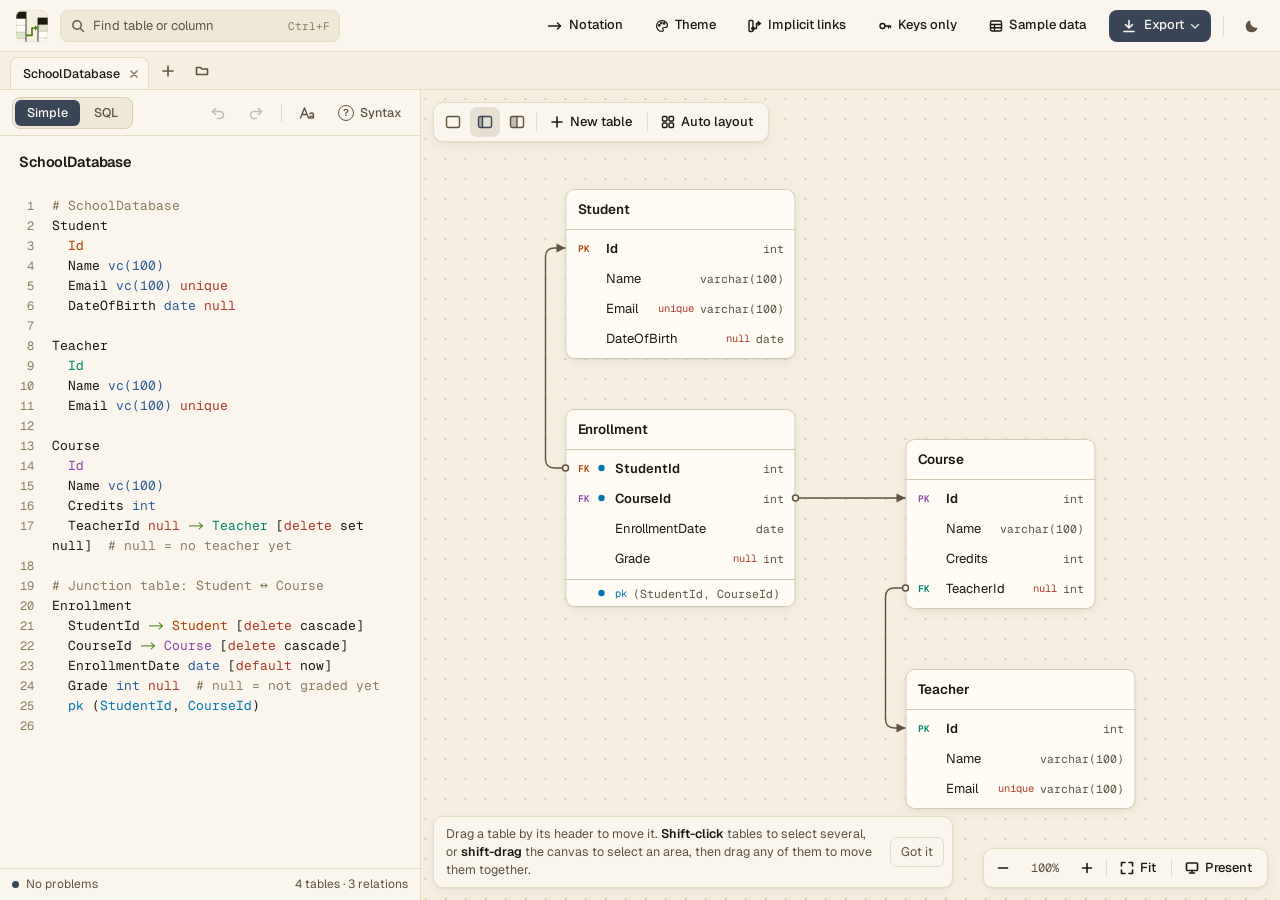
<file: index.html>
<!doctype html>
<html lang="en">
<head>
<meta charset="utf-8">
<meta name="viewport" content="width=device-width, initial-scale=1">
<title>SQL Visualizer</title>
<link id="favicon" rel="icon" href="icons/icon-bleak.svg" type="image/svg+xml">
<link rel="preconnect" href="https://fonts.googleapis.com">
<link rel="preconnect" href="https://fonts.gstatic.com" crossorigin>
<link href="https://fonts.googleapis.com/css2?family=Geist:wght@400;500;600&family=Geist+Mono:wght@400;500;600&display=swap" rel="stylesheet">
<link rel="stylesheet" href="css/style.css">
<script>
  // apply a saved light/dark choice before first paint; "auto" follows the system
  try {
    const t = JSON.parse(localStorage.getItem('sqlviz.theme'));
    if (t === 'light' || t === 'dark') document.documentElement.dataset.theme = t;
  } catch {}
  // and the app's icon in the saved theme, so it doesn't flash another one (applyPalette keeps it up to date)
  try {
    const k = JSON.parse(localStorage.getItem('sqlviz.settings'))?.colors;
    const dark = (document.documentElement.dataset.theme ?? (matchMedia('(prefers-color-scheme: dark)').matches ? 'dark' : 'light')) === 'dark';
    document.getElementById('favicon').href = `icons/icon-${typeof k === 'string' && /^[a-z]+$/.test(k) ? k : 'bleak'}${dark ? '-dark' : ''}.svg`;
  } catch {}
</script>
</head>
<body>
<header class="appbar">
  <div class="brand">
    <img id="logo" class="logo" alt="SQL Visualizer" title="SQL Visualizer" width="32" height="32">
    <script>document.getElementById('logo').src = document.getElementById('favicon').href; // the icon chosen in <head></script>
  </div>
  <div class="find-slot">
    <div id="finder" class="finder">
      <svg width="14" height="14" class="ico thin find-ico" aria-hidden="true"><circle cx="6" cy="6" r="4.2"/><path d="m9.2 9.2 3.3 3.3"/></svg>
      <input id="findInput" placeholder="Find table or column" spellcheck="false" autocomplete="off" aria-label="Find a table or column" aria-controls="findList">
      <span class="find-key" aria-hidden="true">⌘F</span>
      <div id="findList" class="find-list" role="listbox" aria-label="Tables and columns" hidden></div>
    </div>
  </div>
  <div class="spacer"></div>
  <div class="menu-wrap">
    <button id="notationBtn" class="tool" title="Relationship notation" aria-haspopup="menu" aria-expanded="false"><span id="notationIco"></span><span class="lbl">Notation</span></button>
    <div id="notationMenu" class="menu" role="menu" hidden>
      <div class="menu-label">Relationship notation</div>
      <div id="notationList"></div>
    </div>
  </div>
  <div class="menu-wrap">
    <button id="themeMenuBtn" class="tool" title="Theme" aria-haspopup="menu" aria-expanded="false">
      <svg width="14" height="14" viewBox="0 0 16 16" class="ico thin" aria-hidden="true"><path d="M8 1.8a6.2 6.2 0 1 0 0 12.4c1 0 1.5-.6 1.5-1.3 0-.9-.8-1.2-.8-2 0-.7.6-1.2 1.3-1.2h1.6a2.6 2.6 0 0 0 2.6-2.6C14.2 4.1 11.4 1.8 8 1.8z"/><circle cx="4.9" cy="7.2" r=".9"/><circle cx="7.1" cy="4.6" r=".9"/><circle cx="10.4" cy="5.1" r=".9"/></svg>
      <span class="lbl">Theme</span>
    </button>
    <div id="themeMenu" class="menu" role="menu" hidden>
      <div class="menu-label">Theme</div>
      <div id="themeList"></div>
    </div>
  </div>
  <button id="implicitBtn" class="tool" aria-pressed="false" title="Also draw arrows for columns named after a table + Id (OwnerId → Owner), without ->">
    <svg width="14" height="14" class="ico thin" aria-hidden="true"><rect x="1" y="1.5" width="4" height="11" rx="1"/><circle cx="5" cy="9.5" r="1.2" fill="currentColor"/><path d="M6.5 9.5h2V4.5h1.3"/><path d="M10.2 2.8 12.6 4.5l-2.4 1.7z" fill="currentColor"/></svg>
    <span class="lbl">Implicit links</span>
  </button>
  <button id="keysBtn" class="tool" aria-pressed="false" title="Show only key columns: primary keys, foreign keys and the columns they point to">
    <svg width="14" height="14" class="ico thin" aria-hidden="true"><circle cx="4.5" cy="7" r="2.5"/><path d="M7 7h5.5M10.5 7v2M12.5 7v1.5"/></svg>
    <span class="lbl">Keys only</span>
  </button>
  <button id="dataBtn" class="tool" aria-pressed="false" title="Sample data: every table shows a few made-up rows, with an arrow from each foreign key value to the row it points to">
    <svg width="14" height="14" class="ico thin" aria-hidden="true"><rect x="1.5" y="2" width="11" height="10" rx="1.5"/><path d="M1.5 5.5h11M1.5 8.8h11M5.5 5.5V12"/></svg>
    <span class="lbl">Sample data</span>
  </button>
  <div class="menu-wrap">
    <button id="exportBtn" class="btn-primary" aria-haspopup="menu" aria-expanded="false">
      <svg width="16" height="16" class="ico" aria-hidden="true"><path d="M8 2.5v7.5M4.5 6.5 8 10l3.5-3.5M3 13.5h10"/></svg>
      Export
      <svg width="12" height="16" class="ico chev" aria-hidden="true"><path d="M2.5 6.5 6 10l3.5-3.5"/></svg>
    </button>
    <div id="exportMenu" class="menu" role="menu" hidden>
      <div class="menu-label">Diagram</div>
      <button id="svgBtn" role="menuitem"><span>SVG image</span><span class="ext">.svg</span></button>
      <button id="pngBtn" role="menuitem"><span>PNG image</span><span class="ext">.png</span></button>
      <button id="copyImgBtn" role="menuitem"><span>Copy image</span></button>
      <div class="menu-sep"></div>
      <div class="menu-label">Schema</div>
      <button id="sqlBtn" role="menuitem"><span><span class="dialect-name">MariaDB</span> script</span><span class="ext">.sql</span></button>
      <button id="sqlDataBtn" role="menuitem"><span><span class="dialect-name">MariaDB</span> script + sample data</span><span class="ext">.sql</span></button>
      <button id="copySqlBtn" role="menuitem"><span>Copy SQL</span><span class="ext">⌘⇧C</span></button>
      <div class="menu-sep"></div>
      <div class="menu-label">Share</div>
      <button id="shareBtn" role="menuitem"><span>Copy link</span></button>
    </div>
  </div>
  <div class="vsep"></div>
  <button id="themeBtn" class="icon-btn" aria-label="Toggle dark mode">
    <svg width="16" height="16" class="ico sun" aria-hidden="true"><circle cx="8" cy="8" r="3"/><path d="M8 1.5v1.5M8 13v1.5M1.5 8H3M13 8h1.5M3.4 3.4l1 1M11.6 11.6l1 1M3.4 12.6l1-1M11.6 4.4l1-1"/></svg>
    <svg width="16" height="16" class="moon" aria-hidden="true"><path d="M13.6 9.6A6 6 0 0 1 6.4 2.4a6 6 0 1 0 7.2 7.2z"/></svg>
  </button>
</header>

<nav class="tabbar" aria-label="Diagrams">
  <button id="tabsLeft" class="icon-btn tab-scroll" title="Scroll tabs left" aria-label="Scroll tabs left" hidden>
    <svg width="14" height="14" class="ico" aria-hidden="true"><path d="M8.5 3 4.5 7l4 4"/></svg>
  </button>
  <div id="tabs" class="tabs" role="tablist"></div>
  <button id="tabsRight" class="icon-btn tab-scroll" title="Scroll tabs right" aria-label="Scroll tabs right" hidden>
    <svg width="14" height="14" class="ico" aria-hidden="true"><path d="m5.5 3 4 4-4 4"/></svg>
  </button>
  <button id="newTabBtn" class="icon-btn sm" title="New diagram" aria-label="New diagram">
    <svg width="14" height="14" class="ico" aria-hidden="true"><path d="M7 2v10M2 7h10"/></svg>
  </button>
  <button id="openBtn" class="icon-btn sm" title="Open a .sql or .txt file (or drop one on the page)" aria-label="Open file">
    <svg width="14" height="14" class="ico" aria-hidden="true"><path d="M1.5 3.5v7h11v-5.5h-5.5l-1.5-1.5z"/></svg>
  </button>
  <input id="openFile" type="file" accept=".sql,.txt,text/plain" hidden>
</nav>

<main>
  <section id="left">
    <div class="editor-head">
      <div class="seg" id="modeSeg">
        <button data-mode="text">Simple</button>
        <button data-mode="sql">SQL</button>
      </div>
      <div id="dialectWrap" class="menu-wrap" hidden>
        <button id="dialectBtn" class="tool" aria-haspopup="menu" aria-expanded="false" title="The database the SQL is written for">
          <span id="dialectLbl">MariaDB</span>
          <svg width="12" height="16" class="ico chev" aria-hidden="true"><path d="M2.5 6.5 6 10l3.5-3.5"/></svg>
        </button>
        <div id="dialectMenu" class="menu menu-left" role="menu" hidden>
          <div class="menu-label">Write the SQL for</div>
          <div id="dialectList"></div>
        </div>
      </div>
      <div class="spacer"></div>
      <button id="undoBtn" class="icon-btn sm" title="Undo (⌘Z)" aria-label="Undo" disabled>
        <svg width="16" height="16" class="ico" aria-hidden="true"><path d="M5.5 9.5 2.5 6.5l3-3"/><path d="M2.5 6.5H10a3.5 3.5 0 0 1 0 7H7.5"/></svg>
      </button>
      <button id="redoBtn" class="icon-btn sm" title="Redo (⇧⌘Z)" aria-label="Redo" disabled>
        <svg width="16" height="16" class="ico" aria-hidden="true"><path d="m10.5 9.5 3-3-3-3"/><path d="M13.5 6.5H6a3.5 3.5 0 0 0 0 7h2.5"/></svg>
      </button>
      <div class="vsep sm"></div>
      <div class="menu-wrap">
        <button id="schemeBtn" class="icon-btn sm" title="Text size and wrap" aria-label="Text size and wrap" aria-haspopup="menu" aria-expanded="false">
          <svg width="16" height="16" class="ico thin" aria-hidden="true"><path d="M1.5 13 5.5 3l4 10M3 9.5h5"/><path d="M14.5 13V9.8a1.9 1.9 0 0 0-3.6-.8M14.5 11.2c-2.4-.3-3.9.3-3.9 1.1 0 1.2 2.6 1.1 3.9-.3"/></svg>
        </button>
        <div id="schemeMenu" class="menu menu-left" role="menu" hidden>
          <div class="menu-label">Text size</div>
          <div class="size-row">
            <span class="scheme-name">Editor</span>
            <button id="sizeDown" title="Smaller text" aria-label="Smaller text">
              <svg width="14" height="14" class="ico" aria-hidden="true"><path d="M2.5 7h9"/></svg>
            </button>
            <span id="sizeLabel">13px</span>
            <button id="sizeUp" title="Larger text" aria-label="Larger text">
              <svg width="14" height="14" class="ico" aria-hidden="true"><path d="M7 2.5v9M2.5 7h9"/></svg>
            </button>
          </div>
          <button id="wrapSwitch" class="switch-row" role="switch" aria-checked="true">
            <span class="scheme-name">Word wrap</span><span class="switch" aria-hidden="true"><i></i></span>
          </button>
        </div>
      </div>
      <button id="helpBtn" class="help-btn" title="Syntax reference" aria-pressed="false"><span class="q">?</span><span class="lbl">Syntax</span></button>
    </div>

    <div class="docname">
      <input id="docName" placeholder="Untitled" spellcheck="false" autocomplete="off" aria-label="Diagram name" maxlength="80">
    </div>

    <div class="editor">
      <div class="gutter" id="gutter"></div>
      <div class="code">
        <pre id="hl" aria-hidden="true"></pre>
        <textarea id="src" spellcheck="false" wrap="off" autocapitalize="off" autocomplete="off" aria-label="Diagram source"></textarea>
      </div>

      <div id="help" hidden>
        <div class="help-head">
          <div class="help-title">Syntax reference</div>
          <div class="spacer"></div>
          <button id="helpClose" class="btn-outline">Back to editor</button>
        </div>
<pre class="help-code"><span class="t-com"># comment</span>
<span class="t-tbl">Owner</span>          <span class="t-com">← table: no indent</span>
  Id           <span class="t-com">← int, primary key</span>
  Name         <span class="t-com">← no type = vc</span>
  Email <span class="t-type">vc</span> <span class="t-flag">unique</span>

<span class="t-tbl">Dog</span>
  OwnerId <span class="t-arrow">-&gt; Owner</span>   <span class="t-com">← FK to its PK</span>
  OwnerMail <span class="t-arrow">-&gt; Owner.Email</span>

<span class="t-tbl">DogToShow</span>      <span class="t-com">← no Id = no PK…</span>
  DogId <span class="t-arrow">-&gt; Dog</span>
  ShowDate <span class="t-type">date</span>
  Place <span class="t-type">int</span>
  <span class="t-flag">pk</span> (DogId, ShowDate)     <span class="t-com">← …unless pk</span>
  <span class="t-flag">unique</span> (ShowDate, Place)</pre>
        <div class="help-grid">
          <code class="t-flag">pk</code><div>Primary key. An explicit <b>pk</b> wins over <b>Id</b>.</div>
          <code class="t-flag">null</code><div>Column may be NULL (default is NOT NULL).</div>
          <code class="t-flag">unique</code><div>UNIQUE constraint — this is how 1‑1 is made.</div>
          <code class="t-flag">auto_increment</code><div>The database numbers the rows itself. An integer <b>Id</b> gets this on its own; write it for another integer primary key. <b>a_i</b> for short.</div>
          <code class="t-flag">pk (A, B)</code><div>One primary key over several columns: only the combination must be unique, each column alone may repeat.</div>
          <code class="t-flag">unique (A, B)</code><div>The combination is unique. Here: one dog per place at each show.</div>
          <code class="t-flag">index</code><div>An index on the column, so searches and JOINs on it are fast. <b>index (A, B)</b> for one over several columns.</div>
          <code class="t-arrow">-&gt; Table</code><div>Foreign key to that table's primary key. The column inherits its type.</div>
          <code class="t-arrow">-&gt; T.Col</code><div>Foreign key to a specific (PK or unique) column.</div>
          <code class="t-flag">[delete cascade]</code><div>Last on a <b>-&gt;</b> line: deleting the row it points to deletes this row too. <b>[delete set null]</b> empties the column instead (it must be <b>null</b>); <b>[update cascade]</b> follows a changed key.</div>
          <code class="t-flag">[default 0]</code><div>The value when an INSERT leaves the column out: a number, <b>'text'</b>, <b>true</b>, <b>false</b> or <b>now</b>. Several go together: <b>[delete cascade, default 1]</b>.</div>
          <code class="t-arrow">OwnerId</code><div>With <b>Implicit</b> on (top bar), a column named table + Id gets an arrow to that table's PK, even without <b>-&gt;</b>. Diagram only: not a foreign key in the SQL.</div>
          <code class="t-type">vc</code><div>varchar(128). Other types as-is: int, text, date, datetime, decimal(8,2)…</div>
          <code class="t-com"># e.g. A, B</code><div>After a column: the values its sample data takes (<b>Sample data</b>, and the SQL export with it). <b># t.ex.</b> works too.</div>
        </div>
        <div class="hsep"></div>
        <div class="help-keys">
          <span>Drag header</span><span>Move a table</span>
          <span>⇧/⌘ + click a table</span><span>Add it to the selection</span>
          <span>⇧ + drag canvas</span><span>Select tables in a box</span>
          <span>Drag a selected table</span><span>Move all selected</span>
          <span>↵ / ⌫ / ⌘D</span><span>Edit / delete / duplicate the selected tables</span>
          <span>Right-click a table</span><span>Edit it, add a column, duplicate or delete it</span>
          <span>Right-click the canvas</span><span>New table, select all, layout, zoom, copy image</span>
          <span>⌘F / ⌘K</span><span>Find a table or column (in the editor ⌘F finds text)</span>
          <span>⌘A</span><span>Select all tables</span>
          <span>⇧1 / ⇧0</span><span>Fit to screen / zoom to 100%</span>
          <span>Drag canvas</span><span>Pan</span>
          <span>⌘ + scroll</span><span>Zoom</span>
          <span>Click a row</span><span>Jump to its line</span>
          <span>Double-click a table or column</span><span>Edit it in a dialog</span>
          <span>Hover a table</span><span>Highlight its arrows</span>
          <span>SQL tab</span><span>Edit as MariaDB, MySQL, SQLite, PostgreSQL, SQL Server or Oracle (menu beside SQL); changes convert back to Simple</span>
        </div>
      </div>
    </div>

    <div id="problemList" class="problem-list" role="list" aria-label="Problems" hidden></div>

    <div class="statusbar">
      <button id="statusBtn" class="status" aria-expanded="false" aria-controls="problemList">
        <span id="statusDot" class="dot"></span>
        <span id="statusText" class="status-text">No problems</span>
        <svg width="12" height="12" class="ico chev" aria-hidden="true"><path d="M3 7.5 6 4.5l3 3"/></svg>
      </button>
      <button id="fixBtn" class="btn-outline fix-btn" hidden></button>
      <div class="spacer"></div>
      <span id="summary" class="summary"></span>
    </div>
  </section>

  <div id="split" role="separator" aria-orientation="vertical"><i></i></div>

  <section id="right">
    <svg id="canvas" xmlns="http://www.w3.org/2000/svg">
      <style id="diagramCss"></style>
      <defs id="defs"></defs>
      <g id="vp"></g>
    </svg>

    <div id="emptyState" class="empty" hidden>
      <div class="empty-title">No tables yet</div>
      <div>Type a table name in the editor, or use <b>New table</b>.</div>
      <div class="examples">Or open an example:
        <button data-example="school">SchoolDatabase</button> ·
        <button data-example="store">ClothingShop</button>
      </div>
    </div>

    <div class="card card-tl">
      <div class="seg icon-seg" id="panelSeg" role="group" aria-label="Editor width">
        <button data-panel="collapsed" title="Hide the editor" aria-label="Hide the editor">
          <svg width="16" height="16" class="ico thin" aria-hidden="true"><rect x="1.5" y="2.5" width="13" height="11" rx="2"/></svg>
        </button>
        <button data-panel="mid" title="Editor beside the diagram" aria-label="Editor beside the diagram">
          <svg width="16" height="16" class="ico thin" aria-hidden="true"><rect class="fill" x="2" y="3" width="3.5" height="10" rx="1"/><rect x="1.5" y="2.5" width="13" height="11" rx="2"/><path d="M5.5 2.5v11"/></svg>
        </button>
        <button data-panel="half" title="Editor at half the screen" aria-label="Editor at half the screen">
          <svg width="16" height="16" class="ico thin" aria-hidden="true"><rect class="fill" x="2" y="3" width="6" height="10" rx="1"/><rect x="1.5" y="2.5" width="13" height="11" rx="2"/><path d="M8 2.5v11"/></svg>
        </button>
      </div>
      <div class="vsep sm"></div>
      <button id="newTableBtn" class="tool" title="New table (or double-click the canvas)">
        <svg width="14" height="14" class="ico" aria-hidden="true"><path d="M7 2v10M2 7h10"/></svg>
        New table
      </button>
      <div class="vsep sm"></div>
      <button id="layoutBtn" class="tool" title="Rearrange all tables">
        <svg width="14" height="14" class="ico thin" aria-hidden="true"><rect x="1.5" y="1.5" width="4.5" height="4.5" rx="1"/><rect x="8" y="1.5" width="4.5" height="4.5" rx="1"/><rect x="1.5" y="8" width="4.5" height="4.5" rx="1"/><rect x="8" y="8" width="4.5" height="4.5" rx="1"/></svg>
        Auto layout
      </button>
    </div>

    <div id="dataLangCard" class="card card-tr" hidden>
      <span class="card-text">Sample data in</span>
      <div class="menu-wrap">
        <button id="dataLangBtn" class="tool" aria-haspopup="menu" aria-expanded="false" title="Language of the sample data: guessed from the names in the diagram, or chosen here">
          <span id="dataLangLbl"></span>
          <svg width="12" height="16" class="ico chev" aria-hidden="true"><path d="M2.5 6.5 6 10l3.5-3.5"/></svg>
        </button>
        <div id="dataLangMenu" class="menu" role="menu" hidden>
          <div class="menu-label">Language of the sample data</div>
          <div id="dataLangList"></div>
        </div>
      </div>
    </div>

    <div id="notationNote" class="note" role="dialog" aria-labelledby="noteTitle" hidden>
      <div class="note-title" id="noteTitle">This is an ER-style notation</div>
      <p>ER diagrams model any kind of system, before anyone has decided how it will be stored. That is why ER has 1‑1, 1‑N and N‑N relationships.</p>
      <p>A SQL database is more concrete. It has tables with columns, and a foreign key is a column that points to a column in another table. That link is <b>1‑N</b> by nature: many rows can hold the same key, and each of them points to exactly one row.</p>
      <ul>
        <li><b>1‑1</b> is that same link narrowed: the foreign key is marked <code>unique</code>, so each key can appear only once (drawn here as 1‑1). Often those columns simply belong in the same table.</li>
        <li><b>N‑N</b> doesn't exist between two tables. It is always built as a junction table with two foreign keys, in other words two 1‑N links.</li>
      </ul>
      <p><b>Why it's everywhere:</b> ER notation comes from 1970s design methods: Chen's ER model, and crow's feet from Information Engineering. The database design tools of the 80s and 90s kept those symbols when they started drawing real tables, and still call the result an "ER diagram". Textbooks and tutorials copied them, so that is what a web search shows.</p>
      <p>The arrows show exactly which column points to which, and that is what you need to write a JOIN. ER symbols only tell you that two tables are related.</p>
      <div class="note-actions">
        <button id="noteSwitch" class="btn-outline">Switch anyway</button>
        <button id="noteStay" class="btn-primary">Stay with arrows</button>
      </div>
    </div>

    <div class="card card-br">
      <button id="zoomOut" class="tool icon" title="Zoom out" aria-label="Zoom out">
        <svg width="14" height="14" class="ico" aria-hidden="true"><path d="M2.5 7h9"/></svg>
      </button>
      <button id="zoomLabel" class="tool zoom-label" title="Reset to 100% (⇧0)">100%</button>
      <button id="zoomIn" class="tool icon" title="Zoom in" aria-label="Zoom in">
        <svg width="14" height="14" class="ico" aria-hidden="true"><path d="M7 2.5v9M2.5 7h9"/></svg>
      </button>
      <div class="vsep sm"></div>
      <button id="fitBtn" class="tool" title="Fit diagram to view (⇧1)">
        <svg width="14" height="14" class="ico" aria-hidden="true"><path d="M1.5 5V1.5H5M9 1.5h3.5V5M12.5 9v3.5H9M5 12.5H1.5V9"/></svg>
        Fit
      </button>
      <div class="vsep sm"></div>
      <button id="presentBtn" class="tool" title="Presentation mode: only the diagram, full screen (Esc to leave)">
        <svg width="14" height="14" class="ico" aria-hidden="true"><rect x="1.5" y="2" width="11" height="7.5" rx="1"/><path d="M7 9.5v2.5M4.5 12h5"/></svg>
        <span>Present</span>
      </button>
    </div>

    <div id="selectHint" class="notice" role="status" hidden>
      <span>Drag a table by its header to move it. <b>Shift-click</b> tables to select several, or <b>shift-drag</b> the canvas to select an area, then drag any of them to move them together.</span>
      <button id="selectHintOk" class="btn-outline">Got it</button>
    </div>

    <div id="storageNotice" class="notice" role="status" hidden>
      <svg width="16" height="16" class="ico thin" aria-hidden="true"><circle cx="8" cy="8" r="6.2"/><path d="M8 7.2v4M8 4.9v.1"/></svg>
      <span>Diagrams are saved only in this browser, not on your disk. Clearing browser data or using another browser or computer means they are gone. Use <b>Export</b> to keep a copy.</span>
      <button id="noticeOk" class="btn-outline">OK, understood</button>
    </div>

    <div id="toast" hidden><span id="toastMsg"></span><button id="toastAct"></button></div>
  </section>
</main>

<!-- right-click on a table: acts on it, or on all the selected tables when it is one of them -->
<div class="menu-wrap">
  <div id="tableMenu" class="menu ctx-menu" role="menu" tabindex="-1" hidden>
    <button class="one" data-cmd="edit" role="menuitem"><span>Edit…</span><span class="ext">↵</span></button>
    <button class="one" data-cmd="addcol" role="menuitem"><span>Add column</span></button>
    <button class="one" data-cmd="show" role="menuitem"><span>Show in text</span></button>
    <div class="one menu-sep"></div>
    <button data-cmd="dup" role="menuitem"><span id="tmDup">Duplicate</span><span class="ext">⌘D</span></button>
    <button class="danger" data-cmd="del" role="menuitem"><span id="tmDel">Delete</span><span class="ext">⌫</span></button>
  </div>
  <!-- right-click on the empty canvas -->
  <div id="canvasMenu" class="menu ctx-menu" role="menu" tabindex="-1" hidden>
    <button data-cmd="new" role="menuitem"><span>New table here</span><span class="ext">Double-click</span></button>
    <button data-cmd="find" role="menuitem" data-needs-tables><span>Find…</span><span class="ext">⌘F</span></button>
    <button data-cmd="all" role="menuitem" data-needs-tables><span>Select all tables</span><span class="ext">⌘A</span></button>
    <div class="menu-sep"></div>
    <button data-cmd="layout" role="menuitem" data-needs-tables><span>Auto layout</span></button>
    <button data-cmd="fit" role="menuitem" data-needs-tables><span>Fit to screen</span><span class="ext">⇧1</span></button>
    <button data-cmd="zoom" role="menuitem"><span>Zoom to 100%</span><span class="ext">⇧0</span></button>
    <div class="menu-sep"></div>
    <button data-cmd="copy" role="menuitem" data-needs-tables><span>Copy image</span></button>
  </div>
</div>

<div id="tableDlg" class="dlg-backdrop" hidden>
  <div class="dlg" role="dialog" aria-modal="true" aria-labelledby="tdTitle">
    <h2 id="tdTitle">New table</h2>
    <label class="field">Table name <input id="tdName" spellcheck="false" autocomplete="off"></label>
    <div class="col-grid col-head">
      <span></span><span>Column</span><span>Type</span><span></span><span>Foreign key</span><span></span>
    </div>
    <div id="tdCols"></div>
    <button id="tdAdd" class="btn-outline">+ Add column</button>
    <div class="dlg-actions">
      <button id="tdDelete" class="btn-outline danger">Delete table</button>
      <span class="spacer"></span>
      <button id="tdCancel" class="btn-outline">Cancel</button>
      <button id="tdSave" class="btn-primary">Save</button>
    </div>
  </div>
</div>
<datalist id="typeList"></datalist>

<div id="confirmDlg" class="dlg-backdrop" hidden>
  <div class="dlg confirm" role="alertdialog" aria-modal="true" aria-labelledby="cfTitle" aria-describedby="cfBody">
    <h2 id="cfTitle"></h2>
    <p id="cfBody"></p>
    <div class="dlg-actions">
      <span class="spacer"></span>
      <button id="cfOk" class="btn-outline danger"></button>
      <button id="cfCancel" class="btn-primary"></button>
    </div>
  </div>
</div>

<script src="js/examples.js"></script>
<script src="js/model.js"></script>
<script src="js/dialects.js"></script>
<script src="js/sql.js"></script>
<script src="js/diagram.js"></script>
<script src="js/layout.js"></script>
<script src="js/sample.js"></script>
<script src="js/themes.js"></script>
<script src="js/app.js"></script>
<script src="js/history.js"></script>
<script src="js/docs.js"></script>
<script src="js/share.js"></script>
<script src="js/tableEditor.js"></script>
<script src="js/complete.js"></script>
</body>
</html>
</file>
<file: css/style.css>
/* Palettes: onedarkbleak.nvim — light = "light", dark = "bleak" */
:root {
  color-scheme: light;
  --bg: #f5efe2;
  --panel: #faf6ee;
  --soft: #f0e8d6;
  --canvas: #f5efe2;
  --dot: #dccfb4;
  --line: #e6dcc6;
  --line2: #dccfb4;
  --hover: #f0e8d6;
  --fg: #1c1812;
  --muted: #5e5440;
  --faint: #8a7e60;
  --accent: #3a4658;
  --accent-fg: #faf6ee;
  --accent-soft: #e5e0d2;
  --err: #7a2e22;
  --warn: #7e5414;
  --sel: rgba(58, 70, 88, .18);
  --shadow: 0 1px 2px rgba(60, 40, 10, .06), 0 4px 14px rgba(60, 40, 10, .06);
  --box-shadow: drop-shadow(0 1px 1px rgba(60, 40, 10, .06)) drop-shadow(0 4px 7px rgba(60, 40, 10, .06));
  --tok-tbl: #a25a00;
  --tok-type: #2b5c94;
  --tok-flag: #b0392a;
  --tok-arrow: #4a7d12;
  --tok-ref: #4a7d12;
  --tok-com: #8a7e60;
  --edge: #5e5440;
  --box-bg: #fffcf5;
  --box-head: #fffcf5;
  --box-head-fg: #1c1812;
  --box-border: #d3cab2;
  --dv-s: 70%; --dv-l: 84%; /* data view row colours: saturation and lightness (the hue varies) */
  --key-l: .52; --key-c: .16; /* key colours (PK/FK badges, key dots): OKLCH lightness and chroma */
  --row-hover: #f5efe2;
  --toast: #1c1812;
  --toast-fg: #faf6ee;

  --font: 'Geist', system-ui, -apple-system, 'Segoe UI', sans-serif;
  --mono: 'Geist Mono', ui-monospace, 'SF Mono', Menlo, Consolas, monospace;
  --code-size: 13px; /* editor text size, set from the Text menu */
  --code-lh: 20px;
}
/* Dark: follow the system unless the user picked light, or when the user picked dark */
@media (prefers-color-scheme: dark) {
  :root:not([data-theme="light"]) {
    color-scheme: dark;
    --bg: #101012;
    --panel: #1b1c1e;
    --soft: #232427;
    --canvas: #141414;
    --dot: #2c2d31;
    --line: #2c2d31;
    --line2: #35363b;
    --hover: #2c2d31;
    --fg: #d4ccbf;
    --muted: #a8a8a4;
    --faint: #5a5b5e;
    --accent: #8ab1c8;
    --accent-fg: #141414;
    --accent-soft: #1f2a31;
    --err: #c4928e;
    --warn: #c8a878;
    --sel: rgba(138, 177, 200, .25);
    --shadow: 0 1px 2px rgba(0, 0, 0, .4), 0 6px 18px rgba(0, 0, 0, .35);
    --box-shadow: drop-shadow(0 1px 1px rgba(0, 0, 0, .4)) drop-shadow(0 6px 9px rgba(0, 0, 0, .35));
    --tok-tbl: #c8a878;
    --tok-type: #8ab1c8;
    --tok-flag: #d4a8a0;
    --tok-arrow: #a8c896;
    --tok-ref: #a8c896;
    --tok-com: #6e6f72;
    --edge: #818387;
    --box-bg: #1b1c1e;
    --box-head: #1b1c1e;
    --box-head-fg: #d4ccbf;
    --box-border: #37383d;
    --dv-s: 40%; --dv-l: 32%; --key-l: .74; --key-c: .085;
    --row-hover: #232427;
    --toast: #d4ccbf;
    --toast-fg: #141414;
  }
}
:root[data-theme="dark"] {
  color-scheme: dark;
  --bg: #101012;
  --panel: #1b1c1e;
  --soft: #232427;
  --canvas: #141414;
  --dot: #2c2d31;
  --line: #2c2d31;
  --line2: #35363b;
  --hover: #2c2d31;
  --fg: #d4ccbf;
  --muted: #a8a8a4;
  --faint: #5a5b5e;
  --accent: #8ab1c8;
  --accent-fg: #141414;
  --accent-soft: #1f2a31;
  --err: #c4928e;
  --warn: #c8a878;
  --sel: rgba(138, 177, 200, .25);
  --shadow: 0 1px 2px rgba(0, 0, 0, .4), 0 6px 18px rgba(0, 0, 0, .35);
  --box-shadow: drop-shadow(0 1px 1px rgba(0, 0, 0, .4)) drop-shadow(0 6px 9px rgba(0, 0, 0, .35));
  --tok-tbl: #c8a878;
  --tok-type: #8ab1c8;
  --tok-flag: #d4a8a0;
  --tok-arrow: #a8c896;
  --tok-ref: #a8c896;
  --tok-com: #6e6f72;
  --edge: #818387;
  --box-bg: #1b1c1e;
  --box-head: #1b1c1e;
  --box-head-fg: #d4ccbf;
  --box-border: #37383d;
  --dv-s: 40%; --dv-l: 32%; --key-l: .74; --key-c: .085;
  --row-hover: #232427;
  --toast: #d4ccbf;
  --toast-fg: #141414;
}

* { box-sizing: border-box; }
html, body { height: 100%; margin: 0; overflow: hidden; }
body {
  font: 13px/1.4 var(--font); color: var(--fg); background: var(--bg);
  display: flex; flex-direction: column; -webkit-font-smoothing: antialiased;
}
button, select, input, textarea { font: inherit; color: inherit; }
button { cursor: pointer; }
.spacer { flex: 1; }
.ico { fill: none; stroke: currentColor; stroke-width: 1.6; stroke-linecap: round; stroke-linejoin: round; flex: none; }
.ico.thin { stroke-width: 1.4; }
.vsep { width: 1px; height: 20px; background: var(--line); flex: none; }
.vsep.sm { height: 18px; margin: 0 2px; }
[hidden] { display: none !important; }

/* Scrollbars in the app's palette: thin, a thumb in the border colour, no track.
   Chrome and Firefox use the standard properties; Safari uses the -webkit- ones. */
* { scrollbar-width: thin; scrollbar-color: var(--line2) transparent; }
*:hover { scrollbar-color: var(--faint) transparent; }
::-webkit-scrollbar { width: 10px; height: 10px; }
::-webkit-scrollbar-track, ::-webkit-scrollbar-corner { background: transparent; }
::-webkit-scrollbar-thumb { background: var(--line2); border-radius: 6px; border: 2px solid transparent; background-clip: padding-box; }
::-webkit-scrollbar-thumb:hover { background-color: var(--faint); }

/* ─── Buttons ─────────────────────────────────────────────────────────────── */
.icon-btn {
  width: 32px; height: 32px; display: grid; place-items: center; flex: none;
  border: 0; border-radius: 8px; background: transparent; color: var(--muted);
}
.icon-btn.sm { width: 30px; height: 30px; border-radius: 7px; }
.icon-btn:hover:not(:disabled) { background: var(--hover); color: var(--fg); }
.icon-btn:disabled { opacity: .35; cursor: default; }
.btn-primary {
  height: 32px; display: flex; align-items: center; gap: 7px; padding: 0 12px;
  border: 0; border-radius: 8px; background: var(--accent); color: var(--accent-fg); font-weight: 500;
}
.btn-primary .chev { opacity: .8; margin-left: -2px; }
#exportBtn { padding: 0 10px 0 12px; }
.btn-primary:hover { filter: brightness(1.08); }
.btn-primary:disabled { opacity: .45; cursor: default; filter: none; }
.btn-outline {
  height: 28px; padding: 0 10px; border: 1px solid var(--line); border-radius: 7px;
  background: var(--panel); font-size: 12.5px;
}
.btn-outline:hover { background: var(--hover); }
.select {
  appearance: none; -webkit-appearance: none; height: 32px; padding: 0 32px 0 12px;
  border: 1px solid var(--line); border-radius: 8px; font-size: 13px; cursor: pointer;
  background: var(--panel) url("data:image/svg+xml,%3Csvg xmlns='http://www.w3.org/2000/svg' width='16' height='16'%3E%3Cpath d='M4 6l4 4 4-4' fill='none' stroke='%238a857c' stroke-width='1.5' stroke-linecap='round' stroke-linejoin='round'/%3E%3C/svg%3E") no-repeat right 9px center;
}
.select:hover { border-color: var(--line2); }

/* segmented control: soft track, active item raised */
.seg { display: flex; padding: 2px; gap: 2px; background: var(--soft); border-radius: 8px; }
.seg button {
  height: 26px; padding: 0 12px; border: 0; border-radius: 6px; background: transparent;
  color: var(--muted); font-weight: 500; font-size: 12.5px;
}
.seg button:hover { color: var(--fg); }
.seg button.on { background: var(--panel); color: var(--fg); box-shadow: 0 1px 2px rgba(0, 0, 0, .12); }
/* Simple / SQL: the chosen one filled, so it reads as a switch between the two */
#modeSeg { border: 1px solid var(--line2); }
#modeSeg button.on { background: var(--accent); color: var(--accent-fg); box-shadow: none; }
#modeSeg button:not(.on):hover { background: var(--hover); }
.icon-seg button { width: 30px; padding: 0; display: grid; place-items: center; }
.icon-seg .fill { fill: currentColor; stroke: none; opacity: .35; }
/* in the canvas toolbar the editor-width buttons look like its other tools */
.card .icon-seg { background: transparent; padding: 0; }
.card .icon-seg button { height: 30px; border-radius: 7px; }
.card .icon-seg button:hover { background: var(--hover); }
.card .icon-seg button.on { background: var(--accent-soft); color: var(--accent); box-shadow: none; }

/* editor collapsed: the canvas takes the whole width */
body.panel-collapsed #left, body.panel-collapsed #split { display: none; }

/* ─── App bar ─────────────────────────────────────────────────────────────── */
.appbar {
  height: 52px; flex: none; display: flex; align-items: center; gap: 12px;
  padding: 0 12px 0 16px; border-bottom: 1px solid var(--line); background: var(--panel);
  position: relative; z-index: 20;
}
.brand { display: flex; align-items: center; gap: 10px; min-width: 0; }
.logo { width: 32px; height: 32px; flex: none; display: block; }
/* narrow screens: drop the toolbar labels (the buttons keep their tooltips) */
@media (max-width: 760px) { .appbar .tool .lbl { display: none; } .appbar .tool { padding: 0 8px; } }

.menu-wrap { position: relative; }
.menu {
  position: absolute; right: 0; top: 38px; width: 230px; z-index: 30;
  background: var(--panel); border: 1px solid var(--line); border-radius: 10px; box-shadow: var(--shadow);
  padding: 5px; display: flex; flex-direction: column; gap: 1px;
}
.menu-label { padding: 6px 9px 4px; font-size: 11px; color: var(--muted); text-transform: uppercase; letter-spacing: .06em; }
.menu button {
  display: flex; justify-content: space-between; align-items: center; height: 32px; padding: 0 9px;
  border: 0; background: transparent; border-radius: 6px; text-align: left;
}
.menu button:hover, .menu button:focus-visible { background: var(--hover); outline: none; }
.menu .ext { font-family: var(--mono); font-size: 11px; color: var(--muted); }
.menu-sep { height: 1px; background: var(--line); margin: 4px; }
.menu-left { right: auto; left: 0; width: 220px; }
.ctx-menu { position: fixed; right: auto; width: auto; min-width: 200px; outline: none; }
.ctx-menu button { gap: 24px; }
.menu button.danger { color: var(--err); }
.menu button:disabled { opacity: .4; cursor: default; background: transparent; }
#themeList, #notationList, #dataLangList { display: flex; flex-direction: column; gap: 1px; }
#themeList button, #notationList button, #dataLangList button { justify-content: flex-start; gap: 8px; width: 100%; }
#themeList .check, #notationList .check, #dataLangList .check { width: 12px; color: var(--accent); font-weight: 600; }
#themeList .theme-name, #notationList .item-name, #dataLangList .item-name { flex: 1; }
.swatches { display: flex; gap: 3px; }
.swatches i { width: 10px; height: 10px; border-radius: 3px; box-shadow: inset 0 0 0 1px rgba(128, 128, 128, .25); }
.size-row { display: flex; align-items: center; gap: 4px; padding: 2px 5px 4px 9px; }
.size-row .scheme-name { flex: 1; }
.menu .size-row button { width: 28px; height: 28px; padding: 0; justify-content: center; border-radius: 6px; }
.menu .size-row button:disabled { opacity: .35; cursor: default; background: transparent; }
.menu .switch-row { width: 100%; justify-content: space-between; padding: 0 9px; }
.switch { width: 30px; height: 18px; border-radius: 9px; background: var(--line2); position: relative; flex: none; transition: background .15s; }
.switch i { position: absolute; top: 2px; left: 2px; width: 14px; height: 14px; border-radius: 50%; background: var(--panel); box-shadow: 0 1px 2px rgba(0, 0, 0, .2); transition: left .15s; }
.switch-row[aria-checked="true"] .switch { background: var(--accent); }
.switch-row[aria-checked="true"] .switch i { left: 14px; }
#sizeLabel { min-width: 44px; text-align: center; font: 12px var(--mono); color: var(--muted); }

#themeBtn .moon { fill: currentColor; }
#themeBtn .sun { display: none; }
:root[data-theme="dark"] #themeBtn .sun { display: block; }
:root[data-theme="dark"] #themeBtn .moon { display: none; }
@media (prefers-color-scheme: dark) {
  :root:not([data-theme="light"]) #themeBtn .sun { display: block; }
  :root:not([data-theme="light"]) #themeBtn .moon { display: none; }
}

/* ─── Tabs ─────────────────────────────────────────────────────────────────── */
.tabbar {
  height: 38px; flex: none; display: flex; align-items: center; gap: 4px; padding: 0 8px 0 10px;
  border-bottom: 1px solid var(--line); background: var(--bg);
}
/* the tabs stand on the bar's bottom line; the open one is the panel below, so the line stops under it */
.tabs { display: flex; align-items: flex-end; align-self: stretch; gap: 2px; min-width: 0; overflow-x: auto; scrollbar-width: none; }
.tabs::-webkit-scrollbar { display: none; }
.tab {
  height: 31px; display: flex; align-items: center; gap: 4px; padding: 0 4px 0 12px; flex: none; margin-bottom: -1px;
  border-radius: 8px 8px 0 0; color: var(--muted); font-size: 12.5px; font-weight: 500; cursor: pointer;
  max-width: 180px; outline: none; border: 1px solid transparent; border-bottom: 0;
}
.tab:hover { background: var(--hover); color: var(--fg); }
.tab.on { background: var(--panel); color: var(--fg); border-color: var(--line); height: 32px; }
.tab:focus-visible { border-color: var(--accent); }
.tab-name { flex: 1; min-width: 0; white-space: nowrap; overflow: hidden; text-overflow: ellipsis; }
.tab-close {
  width: 20px; height: 20px; display: grid; place-items: center; flex: none; padding: 0;
  border: 0; border-radius: 5px; background: transparent; color: var(--faint); opacity: 0;
}
.tab:hover .tab-close, .tab.on .tab-close { opacity: 1; }
.tab-close:hover { background: var(--line); color: var(--fg); }
.tab-scroll { width: 26px; height: 26px; border-radius: 6px; flex: none; }
.tab-scroll:disabled { opacity: .3; }

.tab-rename {
  flex: 1; min-width: 0; height: 22px; padding: 0 6px; border: 1px solid var(--accent); border-radius: 5px;
  background: var(--box-bg); color: var(--fg); font: 500 12.5px var(--font); outline: none;
}

/* ─── Layout ──────────────────────────────────────────────────────────────── */
main { flex: 1; display: flex; min-height: 0; }
#left {
  width: 420px; flex: none; display: flex; flex-direction: column; min-width: 0;
  background: var(--panel); position: relative;
}
#split {
  width: 9px; margin: 0 -4px; flex: none; cursor: col-resize; position: relative; z-index: 6;
  display: flex; justify-content: center;
}
#split i { width: 1px; height: 100%; background: var(--line); }
#split.active i { background: var(--accent); }
#right { flex: 1; min-width: 0; position: relative; overflow: hidden; }

/* ─── Editor ──────────────────────────────────────────────────────────────── */
.editor-head {
  height: 46px; flex: none; display: flex; align-items: center; gap: 8px;
  padding: 0 8px 0 12px; border-bottom: 1px solid var(--line);
  container-type: inline-size;
}
/* with the database menu beside SQL, a narrow editor keeps just the ? of Syntax */
@container (max-width: 470px) {
  .editor-head:has(#dialectWrap:not([hidden])) .help-btn { padding: 0 8px; }
  .editor-head:has(#dialectWrap:not([hidden])) .help-btn .lbl { display: none; }
}
#dialectBtn { font-size: 12.5px; color: var(--muted); padding: 0 6px 0 9px; }
#dialectBtn:hover, #dialectBtn[aria-expanded="true"] { color: var(--fg); }
#dialectMenu { width: 180px; }
.help-btn {
  height: 30px; display: flex; align-items: center; gap: 6px; padding: 0 10px 0 8px;
  border: 0; border-radius: 7px; background: transparent; color: var(--muted);
  font-size: 12.5px; font-weight: 500;
}
.help-btn:hover { background: var(--hover); color: var(--fg); }
.help-btn.on { background: var(--accent-soft); color: var(--accent); }
.help-btn .q {
  width: 16px; height: 16px; border-radius: 50%; border: 1.5px solid currentColor;
  display: grid; place-items: center; font-size: 10px; font-weight: 600; line-height: 1;
}

/* the diagram's name, above its text */
.docname { flex: none; padding: 10px 12px 6px 18px; }
#docName {
  width: 100%; height: 30px; padding: 0 8px; margin-left: -8px; border: 1px solid transparent; border-radius: 7px;
  background: transparent; color: var(--fg); font: 600 14.5px var(--font); letter-spacing: -.01em; outline: none;
}
#docName:hover { border-color: var(--line); }
#docName:focus { border-color: var(--accent); background: var(--box-bg); }
#docName::placeholder { color: var(--faint); }

/* a transparent textarea over a highlighted <pre> */
.editor { flex: 1; display: flex; min-height: 0; position: relative; }
.gutter {
  width: 46px; flex: none; overflow: hidden; padding: 14px 0 214px; text-align: right;
  font: calc(var(--code-size) - 1px)/var(--code-lh) var(--mono); color: var(--faint); user-select: none; background: var(--panel);
}
.gutter div { height: var(--code-lh); padding-right: 12px; }
.gutter div.error { color: var(--err); font-weight: 600; }
.gutter div.warn { color: var(--warn); font-weight: 600; }
.code { flex: 1; position: relative; min-width: 0; }
.code pre, .code textarea {
  position: absolute; inset: 0; margin: 0; padding: 14px 16px 14px 6px;
  font: var(--code-size)/var(--code-lh) var(--mono); white-space: pre; tab-size: 2; border: 0; overflow: auto;
}
/* the gutter and the highlight layer get room to scroll as far as the textarea can
   (its horizontal scrollbar adds to its scroll height), so lines never drift apart */
.code pre { overflow: hidden; pointer-events: none; color: var(--fg); padding-bottom: 214px; }
/* both layers keep the same room for a scrollbar, so wrapped lines break at the same place */
.code pre, .code textarea { scrollbar-gutter: stable; }
#hl > div { min-height: var(--code-lh); }
.code.wrap pre, .code.wrap textarea { white-space: pre-wrap; overflow-wrap: anywhere; }
.code textarea { background: transparent; color: transparent; caret-color: var(--fg); resize: none; outline: none; }
.code textarea::selection { background: var(--sel); }
/* suggestions while typing (complete.js) */
.complete {
  position: fixed; z-index: 35; min-width: 180px; max-width: 360px; max-height: 232px; overflow: auto; padding: 4px;
  background: var(--panel); border: 1px solid var(--line); border-radius: 8px; box-shadow: var(--shadow);
}
.cpl-item {
  display: flex; align-items: center; gap: 14px; height: 26px; padding: 0 8px; border-radius: 5px;
  font: 12.5px var(--mono); white-space: nowrap; cursor: pointer;
}
.cpl-item .hint { margin-left: auto; font: 11.5px var(--font); color: var(--muted); }
.cpl-item.on { background: var(--accent); color: var(--accent-fg); }
.cpl-item.on .hint { color: inherit; opacity: .75; }
.h-tbl { color: var(--fg); } /* plain: the colours in the editor belong to the keys */
.h-col { color: var(--fg); }
.h-type { color: var(--tok-type); }
.h-flag, .h-kw { color: var(--tok-flag); }
.h-arrow { color: var(--tok-arrow); }
.h-ref { color: var(--tok-ref); }
.h-hue { color: oklch(var(--key-l) var(--key-c) var(--h)); } /* a key's colour, as in the diagram */
.h-com { color: var(--tok-com); }
.h-str { color: var(--tok-arrow); }
.h-error { text-decoration: underline wavy var(--err); text-decoration-skip-ink: none; }
.h-warn { text-decoration: underline wavy var(--warn); text-decoration-skip-ink: none; }

/* syntax reference: covers the editor, not its header or status bar */
#help {
  container-type: inline-size;
  position: absolute; inset: 0; background: var(--panel); overflow: auto; z-index: 5;
  padding: 18px 20px 28px; display: flex; flex-direction: column; gap: 14px; line-height: 1.55;
}
.help-head { display: flex; align-items: center; gap: 8px; }
.help-title { font-weight: 600; font-size: 14px; }
.help-code {
  margin: 0; padding: 12px 14px; background: var(--soft); border-radius: 8px;
  font-family: var(--mono); color: var(--fg);
  /* the longest line is ~36 characters (≈ 22em): shrink a little in a narrow editor so it
     still fits; below 10px it wraps instead. Never scrollbars. */
  font-size: clamp(10px, calc((100cqi - 70px) / 22), 12px); line-height: 1.65;
  white-space: pre-wrap; overflow-wrap: anywhere;
}
.help-grid { display: grid; grid-template-columns: auto 1fr; gap: 8px 16px; align-items: baseline; }
.help-grid code { font: 12px var(--mono); }
.help-grid b { font-weight: 600; }
.hsep { height: 1px; background: var(--line); flex: none; }
.help-keys { display: grid; grid-template-columns: auto 1fr; gap: 6px 16px; color: var(--muted); }
.help-keys span:nth-child(odd) { color: var(--fg); }
.t-com { color: var(--tok-com); }
.t-tbl { color: var(--tok-tbl); }
.t-type { color: var(--tok-type); }
.t-flag { color: var(--tok-flag); }
.t-arrow { color: var(--tok-arrow); }

.statusbar {
  height: 32px; flex: none; display: flex; align-items: center; gap: 10px; padding: 0 12px;
  border-top: 1px solid var(--line); font-size: 12px; color: var(--muted); min-width: 0;
}
.status {
  display: flex; align-items: center; gap: 7px; border: 0; background: transparent; padding: 0;
  min-width: 0; color: inherit; cursor: default; font-size: 12px;
}
.status.has-problems { cursor: pointer; }
.status .dot { width: 7px; height: 7px; border-radius: 50%; background: var(--accent); flex: none; }
.status.error .dot { background: var(--err); }
.status.error .status-text { color: var(--err); }
.status.warn .dot { background: var(--warn); }
.status.warn .status-text { color: var(--warn); }
.status-text { white-space: nowrap; overflow: hidden; text-overflow: ellipsis; }
.status .chev { display: none; flex: none; transition: transform .15s; }
.status.has-problems .chev { display: block; }
.status[aria-expanded="true"] .chev { transform: rotate(180deg); }

/* all problems, expanded from the status bar; click one to jump to its line */
.problem-list {
  flex: none; max-height: 40%; overflow: auto; padding: 4px; border-top: 1px solid var(--line);
  background: var(--panel); font-size: 12.5px; line-height: 1.45;
}
.problem {
  display: grid; grid-template-columns: 7px auto 1fr; gap: 8px; align-items: baseline; width: 100%;
  padding: 5px 8px; border: 0; border-radius: 6px; background: transparent; text-align: left; color: var(--fg);
}
.problem:hover { background: var(--hover); }
.problem .dot { width: 7px; height: 7px; border-radius: 50%; background: var(--err); transform: translateY(-1px); }
.problem.warn .dot { background: var(--warn); }
.problem .where { font: 11.5px var(--mono); color: var(--muted); white-space: nowrap; }
.problem-row { display: flex; align-items: center; gap: 6px; }
.problem-row .problem { flex: 1; min-width: 0; }
/* a problem that one click fixes: Create table X */
.fix-btn { flex: none; height: 22px; padding: 0 8px; border-radius: 6px; font-size: 12px; white-space: nowrap; }
.problem-row .fix-btn { margin-right: 4px; }
.summary { white-space: nowrap; }

/* ─── Canvas ──────────────────────────────────────────────────────────────── */
#canvas {
  width: 100%; height: 100%; display: block; background-color: var(--canvas);
  background-image: radial-gradient(var(--dot) 1px, transparent 1.3px);
  touch-action: none; user-select: none;
}
#canvas .tbl { cursor: grab; }
#canvas .tbl .row { cursor: pointer; }
#canvas.panning, #canvas.dragging, #canvas.dragging .tbl, #canvas.dragging .row { cursor: grabbing; }

.card {
  position: absolute; display: flex; align-items: center; gap: 2px; padding: 4px; z-index: 4;
  background: var(--panel); border: 1px solid var(--line); border-radius: 10px; box-shadow: var(--shadow);
}
.card-tl { top: 12px; left: 12px; }
.card-br { right: 12px; bottom: 12px; }
.card-tr { top: 12px; right: 12px; }
.card-text { padding: 0 2px 0 8px; color: var(--muted); white-space: nowrap; }
@media (max-width: 760px) { .card-text { display: none; } } /* room for the top-left card */
/* Presentation mode: only the canvas and its zoom controls */
body.presenting .appbar, body.presenting .tabbar, body.presenting #left, body.presenting #split,
body.presenting .card-tl, body.presenting #storageNotice, body.presenting #selectHint { display: none; }
.tool {
  height: 30px; display: flex; align-items: center; gap: 6px; padding: 0 11px 0 9px;
  border: 0; border-radius: 7px; background: transparent; font-weight: 500; white-space: nowrap;
}
.tool:hover { background: var(--hover); }
.tool.on { background: var(--accent-soft); color: var(--accent); }
.tool.icon { width: 30px; padding: 0; justify-content: center; }
/* the finder in the app bar (⌘F / ⌘K): a table or column by name; the view goes to it.
   While presenting (no app bar) it floats over the canvas. */
.finder {
  position: relative; display: flex; align-items: center; width: 280px; height: 32px; cursor: text;
  border: 1px solid var(--line); border-radius: 8px; background: var(--soft); color: var(--muted);
}
.finder:focus-within { outline: 2px solid var(--accent); outline-offset: -1px; background: var(--box-bg); }
.find-ico { flex: none; margin-left: 10px; }
.finder input { flex: 1; min-width: 0; height: 100%; padding: 0 8px; border: 0; background: none; font-size: 13px; outline: none; }
.finder input::placeholder { color: var(--muted); }
.find-key { flex: none; padding-right: 9px; font: 11px var(--mono); color: var(--faint); }
.finder:focus-within .find-key { display: none; }
.finder.floating { position: fixed; top: 12px; left: 50%; transform: translateX(-50%); z-index: 40; width: min(380px, calc(100% - 24px)); box-shadow: var(--shadow); }
.find-list {
  position: absolute; top: calc(100% + 6px); left: -1px; width: max(100%, 320px); max-height: 360px; overflow: auto; z-index: 30;
  display: flex; flex-direction: column; gap: 1px; padding: 4px; cursor: default;
  background: var(--panel); border: 1px solid var(--line); border-radius: 10px; box-shadow: var(--shadow);
}
.find-list:empty { display: none; }
@media (max-width: 1100px) { .finder { width: 220px; } }
/* narrow: just the magnifier until it is used */
@media (max-width: 760px) {
  .finder:not(:focus-within) { width: 34px; }
  .finder:not(:focus-within) input, .finder:not(:focus-within) .find-key { width: 0; padding: 0; opacity: 0; }
}
.find-item {
  display: flex; align-items: center; gap: 12px; flex: none; height: 30px; padding: 0 9px;
  border: 0; border-radius: 6px; background: none; text-align: left; font: 12.5px var(--mono);
}
.find-item .where { margin-left: auto; font: 11.5px var(--font); color: var(--muted); white-space: nowrap; }
.find-item b { font-weight: 600; color: var(--accent); }
.find-item.on { background: var(--hover); }
.find-empty { padding: 8px 9px; color: var(--muted); font-size: 12.5px; }
.zoom-label { min-width: 50px; justify-content: center; padding: 0; font: 12px var(--mono); color: var(--muted); }
.zoom-label:hover { color: var(--fg); }
#notationBtn.er { color: var(--warn); }
#notationIco { display: flex; }
.notation-ico text { font: 600 9px var(--mono); fill: currentColor; stroke: none; }
.notation-ico text.big { font-size: 12px; }
.notation-ico text[text-anchor] { font-size: 8px; letter-spacing: -.04em; }

/* the note explaining why ER notation doesn't fit SQL tables */
.note {
  position: absolute; top: 12px; right: 12px; z-index: 9; width: 400px; max-width: calc(100% - 24px);
  background: var(--panel); border: 1px solid var(--line); border-radius: 10px; box-shadow: var(--shadow);
  padding: 14px 16px; font-size: 12.5px; line-height: 1.55; max-height: calc(100% - 120px); overflow: auto;
}
.note-title { font-weight: 600; font-size: 13.5px; margin-bottom: 6px; }
.note p { margin: 0 0 8px; color: var(--muted); }
.note b { color: var(--fg); font-weight: 600; }
.note ul { margin: 0 0 8px; padding-left: 18px; color: var(--muted); }
.note li { margin-bottom: 3px; }
.note code { font: 11.5px var(--mono); color: var(--tok-flag); }
.note-actions { display: flex; justify-content: flex-end; gap: 8px; margin-top: 12px; }
.note-actions .btn-outline, .note-actions .btn-primary { height: 30px; border-radius: 7px; }


.empty {
  position: absolute; inset: 0; display: grid; place-items: center; pointer-events: none;
  text-align: center; color: var(--muted); align-content: center; gap: 6px;
}
.empty-title { font-weight: 600; color: var(--fg); font-size: 14px; }
.empty b { font-weight: 600; }
.empty .examples { margin-top: 10px; max-width: 420px; line-height: 1.8; }
.empty .examples button {
  pointer-events: auto; border: 0; background: none; padding: 0; font: inherit;
  color: var(--accent); cursor: pointer;
}
.empty .examples button:hover { text-decoration: underline; }

#toast {
  position: absolute; left: 50%; bottom: 16px; transform: translateX(-50%); z-index: 8;
  height: 36px; padding: 0 6px 0 14px; border-radius: 9px; background: var(--toast); color: var(--toast-fg);
  display: flex; gap: 10px; align-items: center; font-size: 12.5px; box-shadow: var(--shadow); white-space: nowrap;
}
#toastAct {
  height: 26px; padding: 0 9px; border: 0; border-radius: 6px; background: transparent;
  color: var(--accent); font-weight: 600;
}

/* "only saved in this browser", bottom-left of the canvas until dismissed */
.notice {
  position: absolute; left: 12px; bottom: 12px; z-index: 7; max-width: min(520px, calc(100% - 300px));
  display: flex; align-items: center; gap: 10px; padding: 8px 8px 8px 12px;
  background: var(--panel); border: 1px solid var(--line); border-radius: 10px; box-shadow: var(--shadow);
  font-size: 12.5px; line-height: 1.45; color: var(--muted);
}
.notice .ico { color: var(--warn); }
.notice b { color: var(--fg); font-weight: 600; }
.notice .btn-outline { flex: none; height: 30px; }

/* small confirmation dialog */
.dlg.confirm { width: 440px; }
.dlg.confirm p { margin: 0 0 18px; color: var(--muted); line-height: 1.55; }
.dlg.confirm b { color: var(--fg); font-weight: 600; }

/* ─── Table dialog ────────────────────────────────────────────────────────── */
.dlg-backdrop {
  position: fixed; inset: 0; background: rgba(0, 0, 0, .35); z-index: 40;
  display: grid; place-items: center; padding: 16px;
}
.dlg {
  background: var(--panel); border: 1px solid var(--line); border-radius: 10px;
  box-shadow: 0 10px 40px rgba(0, 0, 0, .25); padding: 18px 20px;
  width: 780px; max-width: 100%; max-height: calc(100vh - 32px); overflow: auto;
}
.dlg h2 { font-size: 14.5px; font-weight: 600; margin: 0 0 14px; letter-spacing: -.01em; }
.dlg input[type=text], .dlg input:not([type]) {
  font: 13px var(--mono); height: 30px; padding: 0 8px; border: 1px solid var(--line); border-radius: 7px;
  background: var(--box-bg); color: var(--fg); width: 100%; min-width: 0;
}
.dlg input:focus { outline: 2px solid var(--accent); outline-offset: -1px; }
.dlg input.invalid { border-color: var(--err); outline-color: var(--err); }
.dlg input::placeholder { color: var(--faint); }
.dlg input.c-type::placeholder { color: var(--muted); } /* the type a column gets when none is written: as good as typed */
.field { display: flex; align-items: center; gap: 10px; margin-bottom: 14px; font-weight: 500; }
.field input { max-width: 280px; }
.col-grid, .col-row {
  display: grid; gap: 6px; align-items: center;
  grid-template-columns: 16px minmax(110px, 1.2fr) minmax(90px, .8fr) 174px minmax(150px, 1.6fr) 28px;
}
.col-head { font-size: 11px; color: var(--muted); padding: 0 0 4px; text-transform: uppercase; letter-spacing: .06em; }
.col-row { padding: 3px 0; }
/* drag a row by its grip to move it */
.grip { display: grid; place-items: center; height: 28px; color: var(--faint); cursor: grab; user-select: none; touch-action: none; }
.grip svg { width: 10px; height: 16px; fill: currentColor; }
.col-row:hover .grip { color: var(--muted); }
.col-row.dragging { margin: 0 -6px; padding: 3px 6px; border-radius: 8px; background: var(--soft); box-shadow: var(--shadow); }
#tdCols.reordering, #tdCols.reordering * { cursor: grabbing; user-select: none; }
/* PK / NULL / UNIQUE / AUTO: filled when on, faint when off (outlined on hover); one that can't apply to the column is left out, in its place */
.c-flags { display: grid; grid-template-columns: 30px 42px 54px 42px; gap: 2px; }
.pill {
  height: 24px; padding: 0; border: 1px solid transparent; border-radius: 12px; background: transparent;
  font: 500 10px var(--mono); letter-spacing: .03em; color: var(--faint);
}
.pill:hover:not(:disabled), .pill:focus-visible { border-color: var(--line2); color: var(--fg); }
.pill[aria-pressed="true"] { background: var(--accent); border-color: var(--accent); color: var(--accent-fg); }
.pill[aria-pressed="true"]:hover:not(:disabled) { border-color: var(--accent); color: var(--accent-fg); filter: brightness(1.08); }
.pill:disabled { cursor: default; }
.pill[aria-pressed="true"]:disabled { opacity: .6; } /* on because of the name (Id): not a choice */
.pill.gone { visibility: hidden; }
.c-fk { display: flex; align-items: center; min-width: 0; }
/* what a foreign key points to; its × (not a foreign key) shows on hover */
.fk-chip {
  position: relative; display: flex; min-width: 0; height: 28px; border: 1px solid var(--line); border-radius: 7px;
  background: var(--panel); color: var(--tok-ref);
}
.fk-chip:hover { background: var(--hover); }
.fk-label {
  font: 12px var(--mono); padding: 0 8px; border: 0; background: none; min-width: 0;
  overflow: hidden; text-overflow: ellipsis; white-space: nowrap;
}
.fk-unlink {
  position: absolute; right: 2px; top: 2px; width: 22px; height: 22px; padding: 0; line-height: 1;
  border: 0; border-radius: 5px; background: var(--hover); color: var(--muted); opacity: 0;
}
.fk-chip:hover .fk-label, .fk-chip:focus-within .fk-label { padding-right: 28px; } /* room for the × */
.fk-chip:hover .fk-unlink, .fk-chip:focus-within .fk-unlink { opacity: 1; }
.fk-unlink:hover { background: var(--line2); color: var(--fg); }
.c-actions { display: flex; justify-content: flex-end; }
.icon-x {
  width: 28px; height: 28px; padding: 0; line-height: 1; border: 0; border-radius: 7px;
  background: transparent; color: var(--muted);
}
.icon-x:hover:not(:disabled) { background: var(--hover); color: var(--fg); }
.icon-x:disabled { opacity: .35; cursor: default; }
.icon-btn.link { width: 30px; height: 28px; border: 1px solid transparent; border-radius: 7px; color: var(--faint); }
.icon-btn.link svg { width: 16px; height: 16px; fill: none; stroke: currentColor; stroke-width: 1.8; stroke-linecap: round; }
.col-row.fk-open .fk-chip, .col-row.fk-open .icon-btn.link { border-color: var(--accent); color: var(--accent); }
#tdAdd { margin: 8px 0 20px; }
/* why Save didn't: under the field it is about */
.field-error { color: var(--err); font-size: 12.5px; margin: 0 0 6px; }
.field + .field-error { margin: -10px 0 12px; }
.dlg-actions { display: flex; gap: 8px; align-items: center; }
.dlg-actions .btn-outline, .dlg-actions .btn-primary { height: 32px; padding: 0 14px; border-radius: 8px; font-size: 13px; }
.btn-outline.danger { color: var(--err); }
.btn-outline.danger.armed { background: var(--err); border-color: var(--err); color: var(--panel); }

/* foreign-key chooser, opened under a column row */
.fk-panel {
  display: grid; grid-template-columns: minmax(180px, 1fr) minmax(220px, 1.4fr); gap: 12px;
  margin: 4px 0 10px; padding: 10px; border: 1px solid var(--accent); border-radius: 10px; background: var(--soft);
}
.fk-left, .fk-right { display: flex; flex-direction: column; gap: 6px; min-width: 0; }
.fk-list {
  height: 180px; overflow: auto; border: 1px solid var(--line); border-radius: 8px; background: var(--box-bg);
  display: flex; flex-direction: column; padding: 3px;
}
.fk-item {
  border: 0; border-radius: 6px; background: none; text-align: left; padding: 5px 8px;
  font: 12.5px var(--mono); flex: none; white-space: nowrap; overflow: hidden; text-overflow: ellipsis;
}
.fk-item:hover { background: var(--hover); }
.fk-item.on { background: var(--accent); color: var(--accent-fg); }
.fk-item em { font-style: normal; opacity: .65; font-family: inherit; }
.fk-item b { font: 600 9.5px var(--mono); color: var(--accent); margin-left: 6px; letter-spacing: .02em; }
.fk-item i { font: italic 11px var(--font); color: var(--warn); margin-left: 6px; }
.fk-item.on i, .fk-item.on b, .fk-item.on .h-hue { color: inherit; }
.fk-empty { color: var(--muted); font-size: 12.5px; padding: 8px; }
.fk-pk { display: flex; align-items: center; gap: 6px; font-size: 13px; height: 30px; cursor: pointer; }
.fk-pk input { accent-color: var(--accent); width: 15px; height: 15px; margin: 0; }
.fk-foot { display: flex; align-items: center; gap: 8px; }
.fk-foot .btn-outline, .fk-foot .btn-primary { height: 30px; border-radius: 7px; }
#fkPreview { font: 12.5px var(--mono); color: var(--tok-ref); }
/* the diagram's key colours: a primary key column and its box, an arrow's target, in the chooser the tables and their keys */
.dlg .h-hue, .dlg input.c-name.h-hue, #fkPreview.h-hue { color: oklch(var(--key-l) var(--key-c) var(--h)); }
.dlg .pill.h-hue[aria-pressed="true"] { background: oklch(var(--key-l) var(--key-c) var(--h)); border-color: oklch(var(--key-l) var(--key-c) var(--h)); color: var(--accent-fg); }
</file>
